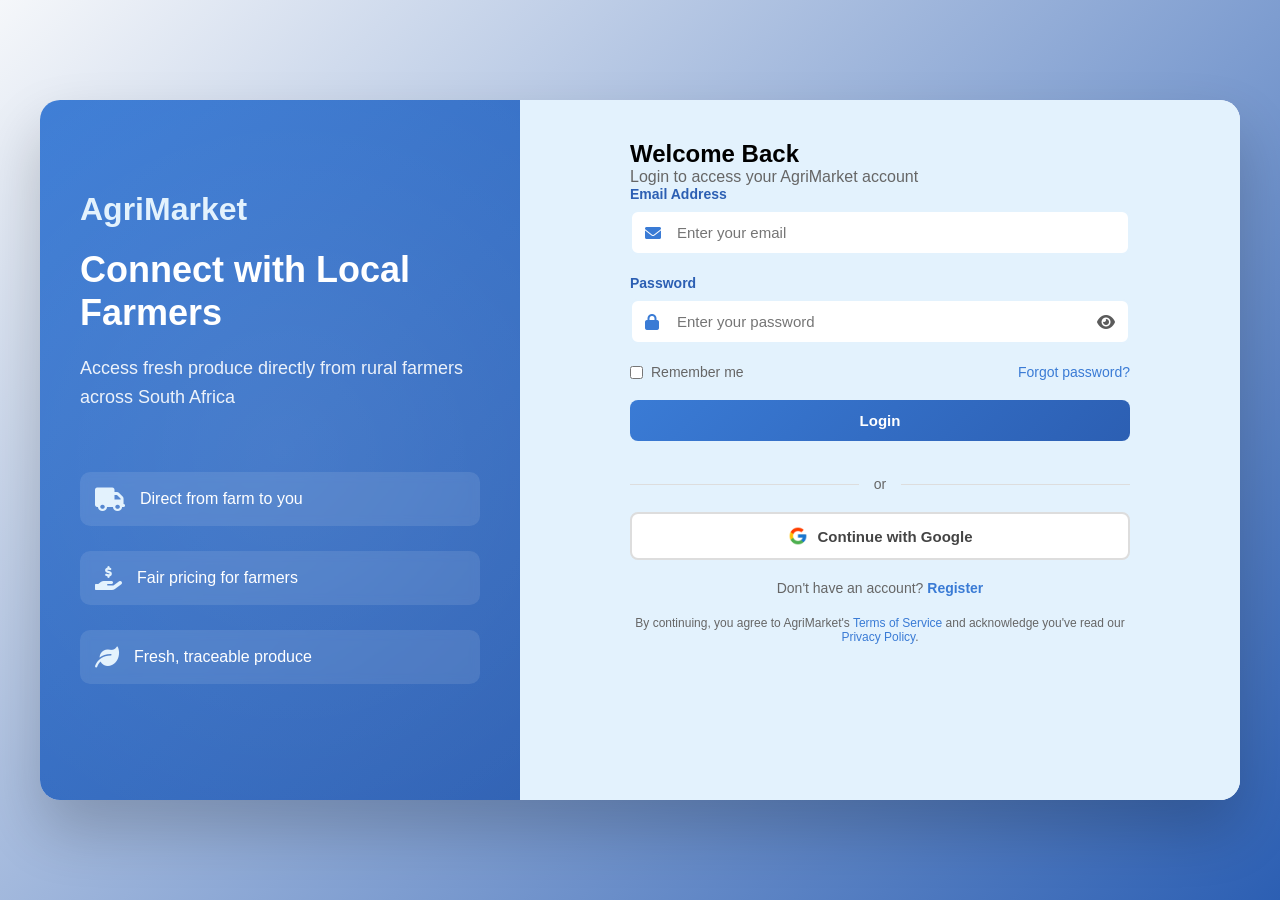
<file: frontend/templates/login/login.html>
<!DOCTYPE html>
<html lang="en">
<head>
    <meta charset="UTF-8">
    <meta name="viewport" content="width=device-width, initial-scale=1.0">
    <title>Login | AgriMarket</title>
    <link rel="stylesheet" href="../../stylesheets/login.css">
    <link rel="stylesheet" href="https://cdnjs.cloudflare.com/ajax/libs/font-awesome/6.0.0-beta3/css/all.min.css">
</head>
<body>
    <div class="login-container">
        <!-- Left Side - Branding -->
        <div class="login-left">
            <div class="branding">
                <div class="logo">AgriMarket</div>
                <h1>Connect with Local Farmers</h1>
                <p>Access fresh produce directly from rural farmers across South Africa</p>
            </div>
            <div class="features">
                <div class="feature">
                    <i class="fas fa-truck"></i>
                    <span>Direct from farm to you</span>
                </div>
                <div class="feature">
                    <i class="fas fa-hand-holding-usd"></i>
                    <span>Fair pricing for farmers</span>
                </div>
                <div class="feature">
                    <i class="fas fa-leaf"></i>
                    <span>Fresh, traceable produce</span>
                </div>
            </div>
        </div>

        <!-- Right Side - Forms -->
        <div class="login-right">
            <!-- Login Form -->
            <div class="form-container active" id="login-form">
                <h2>Welcome Back</h2>
                <p class="subtext">Login to access your AgriMarket account</p>
                
                <form class="login-form">
                    <div class="input-group">
                        <label for="email">Email Address</label>
                        <div class="input-field">
                            <i class="fas fa-envelope"></i>
                            <input type="email" id="email" name="email" placeholder="Enter your email" required>
                        </div>
                    </div>
                    
                    <div class="input-group">
                        <label for="password">Password</label>
                        <div class="input-field">
                            <i class="fas fa-lock"></i>
                            <input type="password" id="password" name="password" placeholder="Enter your password" required>
                            <i class="fas fa-eye toggle-password"></i>
                        </div>
                    </div>
                    
                    <div class="options">
                        <label class="remember-me">
                            <input type="checkbox">
                            <span>Remember me</span>
                        </label>
                        <a href="#" class="forgot-password" id="forgot-password-link">Forgot password?</a>
                    </div>
                    
                    <button type="submit" class="btn btn-primary">Login</button>
                    
                    <div class="divider">
                        <span>or</span>
                    </div>
                    
                    <button type="button" class="btn btn-google">
                        <img src="../../assets/images/google-icon.png" alt="Google">
                        Continue with Google
                    </button>
                    
                    <div class="register-link">
                        Don't have an account? <a href="register.html">Register</a>
                    </div>
                    
                    <div class="legal-text">
                        By continuing, you agree to AgriMarket's <a href="#">Terms of Service</a> and acknowledge you've read our <a href="#">Privacy Policy</a>.
                    </div>
                </form>
            </div>
            
            <!-- Forgot Password Form -->
            <div class="form-container" id="forgot-form">
                <div class="form-header">
                    <h2>Reset Password</h2>
                    <p class="subtext">Enter your email to receive a password reset link</p>
                </div>
                
                <div class="progress-steps">
                    <div class="step active" data-step="1">
                        <div class="step-number">1</div>
                        <div class="step-text">Enter Email</div>
                    </div>
                    <div class="step" data-step="2">
                        <div class="step-number">2</div>
                        <div class="step-text">Verify OTP</div>
                    </div>
                    <div class="step" data-step="3">
                        <div class="step-number">3</div>
                        <div class="step-text">New Password</div>
                    </div>
                </div>
                
                <!-- Step 1: Email -->
                <form class="forgot-form step-content active" data-step="1">
                    <div class="input-group">
                        <label for="reset-email">Email Address</label>
                        <div class="input-field">
                            <i class="fas fa-envelope"></i>
                            <input type="email" id="reset-email" name="email" placeholder="Enter your email" required>
                        </div>
                    </div>
                    
                    <div class="form-actions">
                        <button type="button" class="btn btn-secondary" id="cancel-reset">Cancel</button>
                        <button type="button" class="btn btn-primary" id="next-step-1">Continue</button>
                    </div>
                </form>
                
                <!-- Step 2: OTP -->
                <form class="forgot-form step-content" data-step="2">
                    <div class="otp-notice">
                        <i class="fas fa-envelope-open-text"></i>
                        <p>We've sent a 6-digit code to <span class="user-email">user@example.com</span></p>
                    </div>
                    
                    <div class="input-group">
                        <label for="otp">Enter OTP</label>
                        <div class="otp-inputs">
                            <input type="text" maxlength="1" pattern="[0-9]">
                            <input type="text" maxlength="1" pattern="[0-9]">
                            <input type="text" maxlength="1" pattern="[0-9]">
                            <input type="text" maxlength="1" pattern="[0-9]">
                            <input type="text" maxlength="1" pattern="[0-9]">
                            <input type="text" maxlength="1" pattern="[0-9]">
                        </div>
                        <div class="otp-actions">
                            <a href="#" class="resend-otp">Resend code</a>
                            <span class="timer">(1:59)</span>
                        </div>
                    </div>
                    
                    <div class="form-actions">
                        <button type="button" class="btn btn-secondary" id="back-step-2">Back</button>
                        <button type="button" class="btn btn-primary" id="next-step-2">Verify</button>
                    </div>
                </form>
                
                <!-- Step 3: New Password -->
                <form class="forgot-form step-content" data-step="3">
                    <div class="input-group">
                        <label for="new-password">New Password</label>
                        <div class="input-field">
                            <i class="fas fa-lock"></i>
                            <input type="password" id="new-password" placeholder="Enter new password" required>
                            <i class="fas fa-eye toggle-password"></i>
                        </div>
                        <div class="password-strength">
                            <div class="strength-meter">
                                <span class="strength-bar weak"></span>
                                <span class="strength-bar"></span>
                                <span class="strength-bar"></span>
                            </div>
                            <span class="strength-text">Weak</span>
                        </div>
                    </div>
                    
                    <div class="input-group">
                        <label for="confirm-password">Confirm Password</label>
                        <div class="input-field">
                            <i class="fas fa-lock"></i>
                            <input type="password" id="confirm-password" placeholder="Confirm new password" required>
                            <i class="fas fa-eye toggle-password"></i>
                        </div>
                    </div>
                    
                    <div class="form-actions">
                        <button type="button" class="btn btn-secondary" id="back-step-3">Back</button>
                        <button type="submit" class="btn btn-primary">Reset Password</button>
                    </div>
                </form>
            </div>
        </div>
    </div>

    <script src="../../scripts/login.js"></script>
</body>
</html>
</file>
<file: frontend/stylesheets/login.css>
* {
    margin: 0;
    padding: 0;
    box-sizing: border-box;
    font-family: 'Segoe UI', Tahoma, Geneva, Verdana, sans-serif;
}

body {
    background: linear-gradient(135deg, #f5f7fa 0%, #2c5fb3 100%);
    min-height: 100vh;
    display: flex;
    align-items: center;
    justify-content: center;
    padding: 20px;
}

/* Main Container */
.login-container {
    background: white;
    border-radius: 20px;
    box-shadow: 0 30px 60px rgba(0, 0, 0, 0.2);
    width: 100%;
    max-width: 1200px;
    min-height: 700px;
    display: flex;
    overflow: hidden;
}

/* Left Side - Branding */
.login-left {
    background: linear-gradient(135deg, #3a7bd5 0%, #2c5fb3 100%);
    color: white;
    padding: 60px 40px;
    display: flex;
    flex-direction: column;
    justify-content: center;
    width: 40%;
    position: relative;
    overflow: hidden;
}

.login-left::before {
    content: '';
    position: absolute;
    top: -50%;
    right: -50%;
    width: 200%;
    height: 200%;
    background: radial-gradient(circle, rgba(255, 255, 255, 0.1) 0%, transparent 70%);
    transform: rotate(45deg);
    pointer-events: none;
}

.branding {
    margin-bottom: 60px;
    position: relative;
    z-index: 2;
}

.logo {
    font-size: 32px;
    font-weight: bold;
    margin-bottom: 20px;
    color: #e3f2fd;
}

.branding h1 {
    font-size: 36px;
    margin-bottom: 20px;
    line-height: 1.2;
}

.branding p {
    font-size: 18px;
    line-height: 1.6;
    opacity: 0.9;
}

.features {
    position: relative;
    z-index: 2;
}

.feature {
    display: flex;
    align-items: center;
    margin-bottom: 25px;
    padding: 15px;
    background: rgba(255, 255, 255, 0.1);
    border-radius: 10px;
    backdrop-filter: blur(5px);
}

.feature i {
    font-size: 24px;
    margin-right: 15px;
    color: #e3f2fd;
}

.feature span {
    font-size: 16px;
    line-height: 1.4;
}

/* Right Side - Forms */
.login-right {
    width: 60%;
    padding: 40px;
    display: flex;
    flex-direction: column;
    background: #e3f2fd;
    overflow-y: auto;
}

.form-container {
    width: 100%;
    max-width: 500px;
    margin: 0 auto;
    display: none;
}

.form-container.active {
    display: block;
}

/* Form Header */
.form-header {
    text-align: center;
    margin-bottom: 30px;
}

.form-header h2 {
    font-size: 28px;
    color: #2c5fb3;
    margin-bottom: 10px;
}

.subtext {
    color: #666;
    font-size: 16px;
}

/* Form Elements */
.login-form, .forgot-form {
    width: 100%;
}

.input-group {
    margin-bottom: 20px;
}

.input-group label {
    display: block;
    margin-bottom: 8px;
    font-weight: 600;
    color: #2c5fb3;
    font-size: 14px;
}

.input-field {
    position: relative;
    display: flex;
    align-items: center;
}

.input-field i:not(.toggle-password) {
    position: absolute;
    left: 15px;
    color: #3a7bd5;
    font-size: 16px;
}

.input-field input {
    width: 100%;
    padding: 12px 15px 12px 45px;
    border: 2px solid #e3f2fd;
    border-radius: 8px;
    font-size: 15px;
    background: white;
    transition: all 0.3s ease;
}

.input-field input:focus {
    border-color: #3a7bd5;
    box-shadow: 0 0 0 3px rgba(58, 123, 213, 0.1);
    outline: none;
}

.toggle-password {
    position: absolute;
    right: 15px;
    cursor: pointer;
    color: #5b5b5b;
}

.toggle-password:hover {
    color: #3a7bd5;
}

/* Options */
.options {
    display: flex;
    justify-content: space-between;
    align-items: center;
    margin: 20px 0;
}

.remember-me {
    display: flex;
    align-items: center;
    cursor: pointer;
    font-size: 14px;
    color: #666;
}

.remember-me input {
    margin-right: 8px;
}

.forgot-password {
    color: #3a7bd5;
    text-decoration: none;
    font-size: 14px;
}

.forgot-password:hover {
    text-decoration: underline;
}

/* Buttons */
.btn {
    padding: 12px 25px;
    border: none;
    border-radius: 8px;
    font-size: 15px;
    font-weight: 600;
    cursor: pointer;
    transition: all 0.3s ease;
    text-align: center;
    width: 100%;
    margin-bottom: 15px;
}

.btn-primary {
    background: linear-gradient(135deg, #3a7bd5 0%, #2c5fb3 100%);
    color: white;
}

.btn-primary:hover {
    transform: translateY(-2px);
    box-shadow: 0 5px 15px rgba(58, 123, 213, 0.2);
}

.btn-secondary {
    background: white;
    color: #666;
    border: 2px solid #e3f2fd;
}

.btn-secondary:hover {
    background: #e3f2fd;
    color: #2c5fb3;
}

.btn-google {
    background: white;
    color: #444;
    border: 2px solid #ddd;
    display: flex;
    align-items: center;
    justify-content: center;
    gap: 10px;
}

.btn-google:hover {
    background: #f8f9fa;
    border-color: #ccc;
}

.btn-google img {
    width: 20px;
    height: 20px;
}

/* Divider */
.divider {
    display: flex;
    align-items: center;
    margin: 20px 0;
    color: #666;
    font-size: 14px;
}

.divider::before,
.divider::after {
    content: '';
    flex: 1;
    border-bottom: 1px solid #ddd;
}

.divider span {
    padding: 0 15px;
}

/* Links */
.register-link {
    text-align: center;
    margin: 20px 0;
    color: #666;
    font-size: 14px;
}

.register-link a {
    color: #3a7bd5;
    text-decoration: none;
    font-weight: 600;
}

.register-link a:hover {
    text-decoration: underline;
}

.legal-text {
    text-align: center;
    color: #666;
    font-size: 12px;
    margin-top: 20px;
}

.legal-text a {
    color: #3a7bd5;
    text-decoration: none;
}

.legal-text a:hover {
    text-decoration: underline;
}

/* Forgot Password Form */
.progress-steps {
    display: flex;
    justify-content: space-between;
    margin: 30px 0;
    position: relative;
}

.progress-steps::before {
    content: '';
    position: absolute;
    top: 15px;
    left: 0;
    right: 0;
    height: 2px;
    background: #ddd;
    z-index: 1;
}

.step {
    display: flex;
    flex-direction: column;
    align-items: center;
    position: relative;
    z-index: 2;
}

.step-number {
    width: 30px;
    height: 30px;
    border-radius: 50%;
    background: #ddd;
    color: white;
    display: flex;
    align-items: center;
    justify-content: center;
    font-weight: bold;
    margin-bottom: 8px;
}

.step.active .step-number {
    background: #3a7bd5;
}

.step.completed .step-number {
    background: #2c5fb3;
}

.step-text {
    font-size: 12px;
    color: #666;
    font-weight: 500;
}

.step.active .step-text {
    color: #3a7bd5;
    font-weight: bold;
}

/* Step Content */
.step-content {
    display: none;
}

.step-content.active {
    display: block;
    animation: fadeIn 0.4s ease;
}

@keyframes fadeIn {
    from { opacity: 0; transform: translateY(10px); }
    to { opacity: 1; transform: translateY(0); }
}

/* OTP Section */
.otp-notice {
    text-align: center;
    margin-bottom: 25px;
}

.otp-notice i {
    font-size: 40px;
    color: #3a7bd5;
    margin-bottom: 15px;
}

.otp-notice p {
    color: #666;
    font-size: 14px;
}

.user-email {
    font-weight: 600;
    color: #2c5fb3;
}

.otp-inputs {
    display: flex;
    gap: 10px;
    margin-bottom: 10px;
}

.otp-inputs input {
    width: 40px;
    height: 50px;
    text-align: center;
    font-size: 18px;
    border: 2px solid #e3f2fd;
    border-radius: 8px;
    transition: all 0.3s ease;
}

.otp-inputs input:focus {
    border-color: #3a7bd5;
    box-shadow: 0 0 0 3px rgba(58, 123, 213, 0.1);
    outline: none;
}

.otp-actions {
    display: flex;
    justify-content: space-between;
    font-size: 12px;
}

.resend-otp {
    color: #3a7bd5;
    text-decoration: none;
}

.resend-otp:hover {
    text-decoration: underline;
}

.timer {
    color: #666;
}

/* Password Strength */
.password-strength {
    display: flex;
    align-items: center;
    gap: 10px;
    margin-top: 8px;
}

.strength-meter {
    display: flex;
    gap: 3px;
    flex: 1;
}

.strength-bar {
    height: 4px;
    background: #ddd;
    border-radius: 2px;
    flex: 1;
    transition: all 0.3s ease;
}

.strength-text {
    font-size: 12px;
    font-weight: 600;
    color: #666;
}

/* Form Actions */
.form-actions {
    display: flex;
    gap: 10px;
    justify-content: flex-end;
    margin-top: 30px;
}

/* Responsive Design */
@media (max-width: 992px) {
    .login-container {
        flex-direction: column;
        min-height: auto;
    }
    
    .login-left, .login-right {
        width: 100%;
    }
    
    .login-left {
        padding: 40px;
    }
    
    .login-right {
        padding: 30px;
    }
}

@media (max-width: 576px) {
    body {
        padding: 10px;
    }
    
    .login-container {
        border-radius: 10px;
    }
    
    .login-left {
        padding: 30px 20px;
    }
    
    .login-right {
        padding: 25px 15px;
    }
    
    .branding h1 {
        font-size: 28px;
    }
    
    .form-header h2 {
        font-size: 24px;
    }
    
    .form-actions {
        flex-direction: column;
    }
    
    .btn {
        width: 100%;
    }
    
    .otp-inputs {
        gap: 5px;
    }
    
    .otp-inputs input {
        width: 35px;
        height: 45px;
    }
}
</file>
